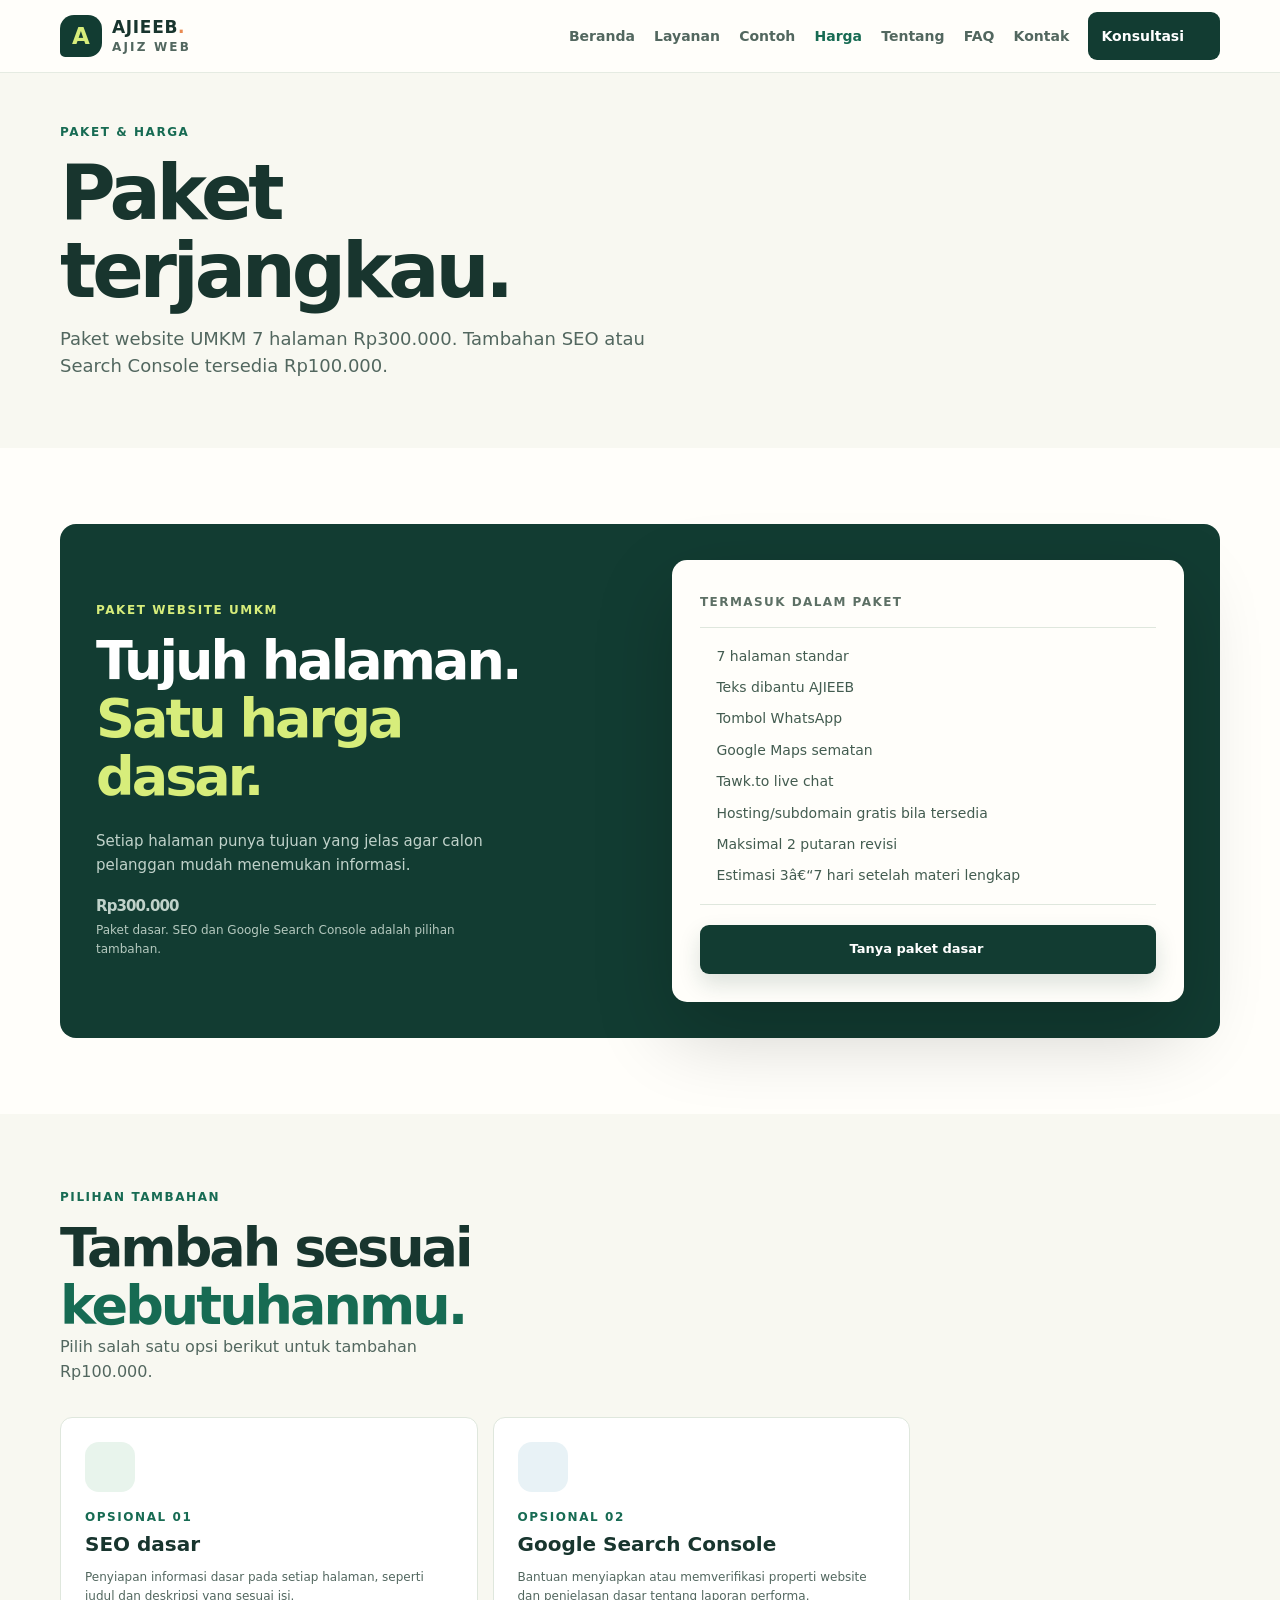
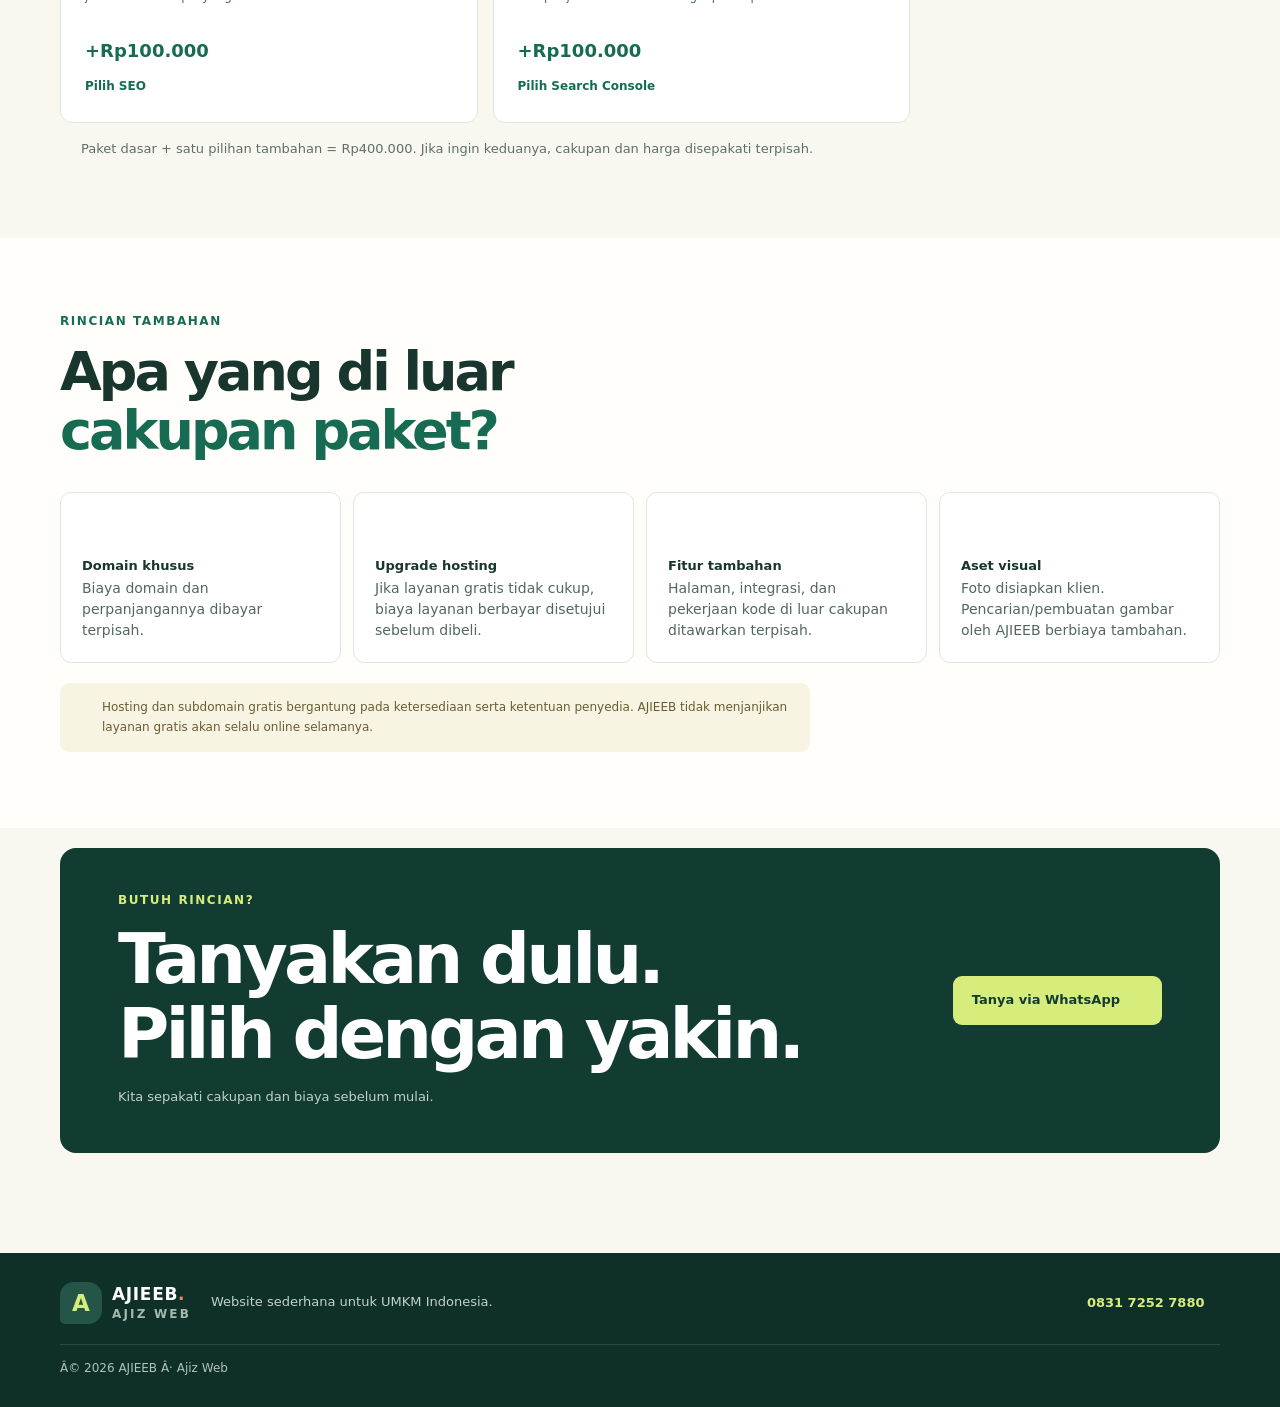
<file: harga.html>
﻿<!doctype html>
<html lang="id" class="icons-pending">
<head>
  <meta charset="utf-8"><meta name="viewport" content="width=device-width, initial-scale=1"><meta name="theme-color" content="#123c32"><meta name="description" content="Paket website UMKM AJIEEB Rp300.000 untuk 7 halaman. Pilih tambahan SEO dasar atau bantuan Google Search Console Rp100.000.">
  <title>Harga Pembuatan Website UMKM: Paket Rp300.000 | AJIEEB</title>
  <link rel="preconnect" href="https://cdnjs.cloudflare.com" crossorigin>
  <style>:root{color-scheme:light;--ink:#18352e;--ink-soft:#52675f;--green:#176b53;--green-dark:#123c32;--green-light:#e9f4ed;--lime:#d7ed7b;--cream:#f8f8f1;--paper:#fffefa;--line:#dfe7dd;--orange:#e98a51;--font-body:system-ui,-apple-system,"Segoe UI",sans-serif;--font-display:system-ui,-apple-system,"Segoe UI",sans-serif;--container:1160px}*{box-sizing:border-box}body{margin:0;background:var(--paper);color:var(--ink);font:16px/1.6 var(--font-body);-webkit-font-smoothing:antialiased}img{display:block;width:100%;height:auto}a{color:inherit;text-decoration:none}button{font:inherit}.container{width:min(var(--container),calc(100% - 48px));margin-inline:auto}.skip-link{position:fixed;z-index:1000;top:8px;left:8px;padding:10px 14px;transform:translateY(-150%);border-radius:8px;background:#fff;color:var(--ink)}.skip-link:focus{transform:translateY(0)}.site-header{position:sticky;z-index:50;top:0;border-bottom:1px solid rgba(223,231,221,.8);background:rgba(255,254,250,.92);backdrop-filter:blur(16px)}.header-inner{min-height:72px;display:flex;align-items:center;justify-content:space-between;gap:20px}.brand{display:inline-flex;align-items:center;gap:10px;flex:0 0 auto}.brand-mark{width:42px;height:42px;display:grid;place-items:center;border-radius:14px 14px 14px 5px;background:var(--green-dark);color:var(--lime);font:800 23px var(--font-display)}.brand-name{position:relative;font:800 17px/1 var(--font-display);letter-spacing:.04em}.brand-dot{color:var(--orange)}.brand-name small{display:block;margin-top:5px;color:var(--ink-soft);font:600 12px/1 var(--font-body);letter-spacing:.18em;text-transform:uppercase}.primary-nav{display:flex;align-items:center;gap:clamp(10px,1.5vw,20px)}.primary-nav>a:not(.nav-cta){color:#52675f;font-size:14px;font-weight:700}.nav-cta{display:inline-flex;align-items:center;gap:8px;padding:10px 13px;border-radius:9px;background:var(--green-dark);color:#fff;font-size:14px;font-weight:700}.menu-toggle{display:none;width:44px;height:44px;border:1px solid var(--line);border-radius:10px;background:#fff;color:var(--ink)}.button{min-height:49px;display:inline-flex;align-items:center;justify-content:center;gap:12px;padding:0 18px;border:1px solid transparent;border-radius:9px;font-size:13px;font-weight:800}.button-primary{background:var(--green-dark);color:#fff}.button-quiet{color:var(--ink)}.eyebrow{margin:0 0 14px;color:var(--green);font-size:12px;font-weight:800;letter-spacing:.13em;line-height:1.25}.hero{position:relative;padding:38px 0 20px;background:var(--cream)}.hero-grid{min-height:435px;display:grid;grid-template-columns:1fr .87fr;align-items:center;gap:clamp(34px,6vw,86px)}.hero-copy{padding:10px 0 42px}h1,h2{margin:0;font-family:var(--font-display);letter-spacing:-.055em}h1{max-width:670px;font-size:clamp(50px,6.5vw,82px);font-weight:800;line-height:1.02}h1 span,h2 span{color:var(--green)}.hero-description{max-width:440px;margin:18px 0 0;color:var(--ink-soft);font-size:18px;line-height:1.55}.hero-actions{display:flex;align-items:center;flex-wrap:wrap;gap:7px;margin-top:28px}.hero-points{display:flex;flex-wrap:wrap;gap:18px;margin:22px 0 0;padding:0;list-style:none;color:var(--ink-soft);font-size:14px;font-weight:700}.micro-note{margin:5px 0 0 2px;color:var(--ink-soft);font-size:12px}.hero-visual{position:relative;min-height:440px;display:flex;align-items:center;justify-content:center}.hero-photo-wrap{position:relative;width:min(100%,380px);height:365px;overflow:hidden;border-radius:190px 190px 18px 18px;background:#d9e5db}.hero-photo{width:100%;height:100%;object-fit:cover}.photo-caption{position:absolute;z-index:1;right:20px;bottom:22px;left:20px;display:flex;align-items:center;gap:12px;color:#fff;font-size:14px;line-height:1.4}.photo-caption strong{font-size:16px}.floating-note{position:absolute;right:-26px;bottom:38px;display:flex;align-items:center;gap:11px;padding:13px 17px 13px 13px;border:1px solid rgba(223,231,221,.9);border-radius:13px;background:#fff;box-shadow:0 24px 70px rgba(18,60,50,.1)}.floating-note strong,.floating-note small{display:block}.floating-note strong{font-size:12px}.floating-note small{margin-top:3px;color:var(--ink-soft);font-size:12px}.page-hero{padding:52px 0 48px;background:var(--cream)}.page-hero-inner{max-width:var(--container)}.page-hero h1{font-size:clamp(43px,6.5vw,76px)}.page-lead{max-width:620px;margin:16px 0 21px;color:var(--ink-soft);font-size:18px;line-height:1.5}.button-primary{background:var(--green-dark);color:#fff}@media(max-width:720px){.container{width:min(var(--container),calc(100% - 34px))}.header-inner{min-height:68px}.menu-toggle{display:grid;place-items:center;cursor:pointer}.primary-nav{position:absolute;top:67px;right:17px;left:17px;display:none;align-items:stretch;gap:0;padding:8px;border:1px solid var(--line);border-radius:12px;background:var(--paper);box-shadow:0 24px 70px rgba(18,60,50,.1)}.primary-nav.is-open{display:flex;flex-direction:column}.primary-nav>a:not(.nav-cta){padding:12px;border-bottom:1px solid #edf0e8}.nav-cta{justify-content:center;margin-top:8px}.hero{padding-top:34px}.hero-grid{grid-template-columns:1fr;gap:23px}.hero-copy{padding-bottom:0}h1{font-size:clamp(46px,12vw,68px)}.page-hero{padding:40px 0 36px}.page-hero h1{font-size:clamp(40px,10vw,60px)}.hero-description{max-width:430px;font-size:17px}.hero-visual{min-height:330px}.hero-photo-wrap{width:min(82%,350px);height:315px}.floating-note{right:0;bottom:22px}.hero-points{gap:12px}}@media(max-width:390px){.hero-actions{align-items:stretch;flex-direction:column}.button-quiet{justify-content:flex-start}.hero-points{gap:9px;flex-direction:column}}html.icons-pending .fa-solid,html.icons-pending .fa-regular,html.icons-pending .fa-brands{visibility:hidden}html.icons-ready .fa-solid,html.icons-ready .fa-regular,html.icons-ready .fa-brands{visibility:visible}</style>
  <link rel="preload" href="css/styles.css" as="style" onload="this.onload=null;this.rel='stylesheet'">
  <noscript><link rel="stylesheet" href="css/styles.css"><link rel="stylesheet" href="css/icon-fonts.css"><style>html.icons-pending .fa-solid,html.icons-pending .fa-regular,html.icons-pending .fa-brands{visibility:visible}</style></noscript><script src="js/main.js" defer></script>
  <link rel="canonical" href="https://ajieeb.gt.tc/harga.html">
  <meta property="og:locale" content="id_ID">
  <meta property="og:type" content="website">
  <meta property="og:site_name" content="AJIEEB — Ajiz Web">
  <meta property="og:title" content="Harga Pembuatan Website UMKM: Paket Rp300.000 | AJIEEB">
  <meta property="og:description" content="Paket website UMKM AJIEEB Rp300.000 untuk 7 halaman. Pilih tambahan SEO dasar atau bantuan Google Search Console Rp100.000.">
  <meta property="og:url" content="https://ajieeb.gt.tc/harga.html">
</head>
<body><a class="skip-link" href="#main-content">Lewati ke konten</a>
  <header class="site-header"><div class="container header-inner"><a class="brand" href="index.html" aria-label="AJIEEB, Beranda"><span class="brand-mark" aria-hidden="true">A</span><span class="brand-name">AJIEEB<span class="brand-dot">.</span><small>Ajiz Web</small></span></a><button class="menu-toggle" type="button" aria-expanded="false" aria-controls="primary-nav" aria-label="Buka menu"><i class="fa-solid fa-bars" aria-hidden="true"></i></button><nav class="primary-nav" id="primary-nav" aria-label="Navigasi utama"><a href="index.html">Beranda</a><a href="layanan.html">Layanan</a><a href="contoh.html">Contoh</a><a href="harga.html" aria-current="page">Harga</a><a href="tentang.html">Tentang</a><a href="faq.html">FAQ</a><a href="kontak.html">Kontak</a><a class="nav-cta" href="https://wa.me/6283172527880?text=Halo%20AJIEEB%2C%20saya%20ingin%20konsultasi%20website%20untuk%20usaha%20saya." target="_blank" rel="noopener noreferrer">Konsultasi <i class="fa-brands fa-whatsapp" aria-hidden="true"></i></a></nav></div></header>
  <main id="main-content">
    <section class="page-hero"><div class="container page-hero-inner"><p class="eyebrow">PAKET & HARGA</p><h1>Paket terjangkau.</h1><p class="page-lead">Paket website UMKM 7 halaman Rp300.000. Tambahan SEO atau Search Console tersedia Rp100.000.</p></div></section>
    <section class="section"><div class="container pricing-grid pricing-page-grid"><div class="pricing-copy pricing-copy-light reveal"><p class="eyebrow">PAKET WEBSITE UMKM</p><h2>Tujuh halaman.<br><span>Satu harga dasar.</span></h2><p>Setiap halaman punya tujuan yang jelas agar calon pelanggan mudah menemukan informasi.</p><p class="price-page-value">Rp300.000</p><p class="small-muted">Paket dasar. SEO dan Google Search Console adalah pilihan tambahan.</p></div><article class="price-card reveal" data-reveal-delay="100"><span class="price-label">TERMASUK DALAM PAKET</span><ul class="included-list included-list-spaced"><li><i class="fa-solid fa-check" aria-hidden="true"></i> 7 halaman standar</li><li><i class="fa-solid fa-check" aria-hidden="true"></i> Teks dibantu AJIEEB</li><li><i class="fa-solid fa-check" aria-hidden="true"></i> Tombol WhatsApp</li><li><i class="fa-solid fa-check" aria-hidden="true"></i> Google Maps sematan</li><li><i class="fa-solid fa-check" aria-hidden="true"></i> Tawk.to live chat</li><li><i class="fa-solid fa-check" aria-hidden="true"></i> Hosting/subdomain gratis bila tersedia</li><li><i class="fa-solid fa-check" aria-hidden="true"></i> Maksimal 2 putaran revisi</li><li><i class="fa-solid fa-check" aria-hidden="true"></i> Estimasi 3â€“7 hari setelah materi lengkap</li></ul><a class="button button-primary button-full" href="https://wa.me/6283172527880?text=Halo%20AJIEEB%2C%20saya%20ingin%20memesan%20paket%20website%20UMKM%20Rp300.000." target="_blank" rel="noopener noreferrer">Tanya paket dasar <i class="fa-brands fa-whatsapp" aria-hidden="true"></i></a></article></div></section>
    <section class="section section-work"><div class="container"><div class="section-heading reveal"><p class="eyebrow">PILIHAN TAMBAHAN</p><h2>Tambah sesuai<br><span>kebutuhanmu.</span></h2><p class="section-intro">Pilih salah satu opsi berikut untuk tambahan Rp100.000.</p></div><div class="addon-grid"><article class="addon-card reveal"><span class="service-icon icon-mint"><i class="fa-solid fa-magnifying-glass-chart" aria-hidden="true"></i></span><p class="eyebrow">OPSIONAL 01</p><h3>SEO dasar</h3><p>Penyiapan informasi dasar pada setiap halaman, seperti judul dan deskripsi yang sesuai isi.</p><strong>+Rp100.000</strong><a href="https://wa.me/6283172527880?text=Halo%20AJIEEB%2C%20saya%20memilih%20tambahan%20SEO%20dasar." target="_blank" rel="noopener noreferrer">Pilih SEO <i class="fa-solid fa-arrow-right" aria-hidden="true"></i></a></article><article class="addon-card reveal" data-reveal-delay="100"><span class="service-icon icon-blue"><i class="fa-brands fa-google" aria-hidden="true"></i></span><p class="eyebrow">OPSIONAL 02</p><h3>Google Search Console</h3><p>Bantuan menyiapkan atau memverifikasi properti website dan penjelasan dasar tentang laporan performa.</p><strong>+Rp100.000</strong><a href="https://wa.me/6283172527880?text=Halo%20AJIEEB%2C%20saya%20memilih%20bantuan%20Google%20Search%20Console." target="_blank" rel="noopener noreferrer">Pilih Search Console <i class="fa-solid fa-arrow-right" aria-hidden="true"></i></a></article></div><p class="section-footnote"><i class="fa-solid fa-circle-info" aria-hidden="true"></i> Paket dasar + satu pilihan tambahan = Rp400.000. Jika ingin keduanya, cakupan dan harga disepakati terpisah.</p></div></section>
    <section class="section"><div class="container"><div class="section-heading reveal"><p class="eyebrow">RINCIAN TAMBAHAN</p><h2>Apa yang di luar<br><span>cakupan paket?</span></h2></div><div class="extra-grid"><article><i class="fa-solid fa-globe" aria-hidden="true"></i><h3>Domain khusus</h3><p>Biaya domain dan perpanjangannya dibayar terpisah.</p></article><article><i class="fa-solid fa-server" aria-hidden="true"></i><h3>Upgrade hosting</h3><p>Jika layanan gratis tidak cukup, biaya layanan berbayar disetujui sebelum dibeli.</p></article><article><i class="fa-solid fa-code" aria-hidden="true"></i><h3>Fitur tambahan</h3><p>Halaman, integrasi, dan pekerjaan kode di luar cakupan ditawarkan terpisah.</p></article><article><i class="fa-regular fa-image" aria-hidden="true"></i><h3>Aset visual</h3><p>Foto disiapkan klien. Pencarian/pembuatan gambar oleh AJIEEB berbiaya tambahan.</p></article></div><div class="pricing-caveat"><i class="fa-solid fa-circle-exclamation" aria-hidden="true"></i><p>Hosting dan subdomain gratis bergantung pada ketersediaan serta ketentuan penyedia. AJIEEB tidak menjanjikan layanan gratis akan selalu online selamanya.</p></div></div></section>
    <section class="contact-section"><div class="container contact-card"><div><p class="eyebrow eyebrow-light">BUTUH RINCIAN?</p><h2>Tanyakan dulu.<br>Pilih dengan yakin.</h2><p>Kita sepakati cakupan dan biaya sebelum mulai.</p></div><a class="button button-light" href="https://wa.me/6283172527880?text=Halo%20AJIEEB%2C%20saya%20ingin%20bertanya%20tentang%20paket%20dan%20harga." target="_blank" rel="noopener noreferrer">Tanya via WhatsApp <i class="fa-brands fa-whatsapp" aria-hidden="true"></i></a></div></section>
  </main>
  <footer class="site-footer"><div class="container footer-inner"><a class="brand brand-footer" href="index.html"><span class="brand-mark" aria-hidden="true">A</span><span class="brand-name">AJIEEB<span class="brand-dot">.</span><small>Ajiz Web</small></span></a><p>Website sederhana untuk UMKM Indonesia.</p><a class="footer-contact" href="https://wa.me/6283172527880" target="_blank" rel="noopener noreferrer">0831 7252 7880 <i class="fa-brands fa-whatsapp" aria-hidden="true"></i></a><small class="copyright">Â© <span id="current-year">2026</span> AJIEEB Â· Ajiz Web</small></div></footer>
</body></html>
</file>
<file: css/styles.css>
﻿:root {
  color-scheme: light;
  --ink: #18352e;
  --ink-soft: #52675f;
  --green: #176b53;
  --green-dark: #123c32;
  --green-light: #e9f4ed;
  --lime: #d7ed7b;
  --cream: #f8f8f1;
  --paper: #fffefa;
  --line: #dfe7dd;
  --orange: #e98a51;
  --shadow: 0 24px 70px rgba(18, 60, 50, .1);
  --font-body: system-ui, -apple-system, "Segoe UI", sans-serif;
  --font-display: system-ui, -apple-system, "Segoe UI", sans-serif;
  --container: 1160px;
}

* { box-sizing: border-box; }
html { scroll-behavior: smooth; scroll-padding-top: 92px; }
body { margin: 0; background: var(--paper); color: var(--ink); font-family: var(--font-body); font-size: 16px; line-height: 1.6; -webkit-font-smoothing: antialiased; }
img { display: block; width: 100%; height: auto; }
a { color: inherit; text-decoration: none; }
button { font: inherit; }
.container { width: min(var(--container), calc(100% - 48px)); margin-inline: auto; }
.section { padding: 76px 0; }
.section-shell { overflow: hidden; }
.skip-link { position: fixed; z-index: 1000; top: 8px; left: 8px; padding: 10px 14px; transform: translateY(-150%); border-radius: 8px; background: #fff; color: var(--ink); }
.skip-link:focus { transform: translateY(0); }

/* Font Awesome subset: load only icons used by the site, with the CDN font files. */
.fa-solid, .fas { font-family: "AJIEEB FA Solid"; font-style: normal; font-weight: 900; }
.fa-regular, .far { font-family: "AJIEEB FA Regular"; font-style: normal; font-weight: 400; }
.fa-brands, .fab { font-family: "AJIEEB FA Brands"; font-style: normal; font-weight: 400; }
html.icons-pending .fa-solid, html.icons-pending .fa-regular, html.icons-pending .fa-brands { visibility: hidden; }
html.icons-ready .fa-solid, html.icons-ready .fa-regular, html.icons-ready .fa-brands { visibility: visible; }
.fa-arrow-right::before { content: "\f061"; }
.fa-arrow-up-right-from-square::before { content: "\f08e"; }
.fa-bars::before { content: "\f0c9"; }
.fa-basket-shopping::before { content: "\f291"; }
.fa-bullseye::before { content: "\f140"; }
.fa-check::before { content: "\f00c"; }
.fa-circle-check::before { content: "\f058"; }
.fa-circle-exclamation::before { content: "\f06a"; }
.fa-circle-info::before { content: "\f05a"; }
.fa-clock::before { content: "\f017"; }
.fa-code::before { content: "\f121"; }
.fa-comment-dots::before { content: "\f4ad"; }
.fa-earth-asia::before { content: "\f57e"; }
.fa-file-lines::before { content: "\f15c"; }
.fa-globe::before { content: "\f0ac"; }
.fa-heart::before { content: "\f004"; }
.fa-house::before { content: "\f015"; }
.fa-lightbulb::before { content: "\f0eb"; }
.fa-list-check::before { content: "\f0ae"; }
.fa-location-dot::before { content: "\f3c5"; }
.fa-magnifying-glass-chart::before { content: "\e522"; }
.fa-map-location-dot::before { content: "\f5a0"; }
.fa-mobile-screen-button::before { content: "\f3cd"; }
.fa-server::before { content: "\f233"; }
.fa-store::before { content: "\f54e"; }
.fa-tag::before { content: "\f02b"; }
.fa-tags::before { content: "\f02c"; }
.fa-wand-magic-sparkles::before { content: "\e2ca"; }
.fa-xmark::before { content: "\f00d"; }
.fa-circle-question::before { content: "\f059"; }
.fa-comments::before { content: "\f086"; }
.fa-image::before { content: "\f03e"; }
.fa-images::before { content: "\f302"; }
.fa-google::before { content: "\f1a0"; }
.fa-whatsapp::before { content: "\f232"; }

/* Header and shared controls */
.site-header { position: sticky; z-index: 50; top: 0; border-bottom: 1px solid rgba(223, 231, 221, .8); background: rgba(255, 254, 250, .92); backdrop-filter: blur(16px); }
.header-inner { min-height: 72px; display: flex; align-items: center; justify-content: space-between; gap: 20px; }
.brand { display: inline-flex; align-items: center; gap: 10px; flex: 0 0 auto; }
.brand-mark { width: 42px; height: 42px; display: grid; place-items: center; border-radius: 14px 14px 14px 5px; background: var(--green-dark); color: var(--lime); font: 800 23px var(--font-display); }
.brand-name { position: relative; font: 800 17px/1 var(--font-display); letter-spacing: .04em; }
.brand-dot { color: var(--orange); }
.brand-name small { display: block; margin-top: 5px; color: var(--ink-soft); font: 600 12px/1 var(--font-body); letter-spacing: .18em; text-transform: uppercase; }
.primary-nav { display: flex; align-items: center; gap: clamp(10px, 1.5vw, 20px); }
.primary-nav > a:not(.nav-cta) { color: #52675f; font-size: 14px; font-weight: 700; transition: color .2s ease; }
.primary-nav > a:not(.nav-cta):hover { color: var(--green); }
.nav-cta { display: inline-flex; align-items: center; gap: 8px; padding: 10px 13px; border-radius: 9px; background: var(--green-dark); color: #fff; font-size: 14px; font-weight: 700; transition: background .2s ease, transform .2s ease; }
.nav-cta:hover { transform: translateY(-2px); background: var(--green); }
.nav-cta i { color: var(--lime); font-size: 17px; }
.menu-toggle { display: none; width: 44px; height: 44px; border: 1px solid var(--line); border-radius: 10px; background: #fff; color: var(--ink); }
.button { min-height: 49px; display: inline-flex; align-items: center; justify-content: center; gap: 12px; padding: 0 18px; border: 1px solid transparent; border-radius: 9px; font-size: 13px; font-weight: 800; transition: transform .2s ease, background .2s ease, box-shadow .2s ease; }
.button:hover { transform: translateY(-2px); }
.button-primary { background: var(--green-dark); color: #fff; box-shadow: 0 10px 22px rgba(18, 60, 50, .15); }
.button-primary:hover { background: var(--green); }
.button-quiet { color: var(--ink); }
.button-quiet:hover { background: var(--green-light); }
.button-outline { border-color: var(--line); background: #fff; color: var(--ink); }
.button-outline:hover { border-color: var(--green); }
.button-light { background: var(--lime); color: var(--green-dark); }
.button-light:hover { box-shadow: 0 12px 30px rgba(0, 0, 0, .14); }
.eyebrow { margin: 0 0 14px; color: var(--green); font-size: 12px; font-weight: 800; letter-spacing: .13em; line-height: 1.25; }
.eyebrow-line { width: 27px; height: 1px; display: inline-block; margin: 0 9px 3px 0; background: var(--orange); }

/* Hero */
.hero { position: relative; padding: 38px 0 20px; background: var(--cream); }
.hero-grid { min-height: 435px; display: grid; grid-template-columns: 1fr .87fr; align-items: center; gap: clamp(34px, 6vw, 86px); }
.hero-copy { padding: 10px 0 42px; }
h1, h2, h3, p { overflow-wrap: anywhere; }
h1, h2 { margin: 0; font-family: var(--font-display); letter-spacing: -.055em; }
h1 { max-width: 670px; font-size: clamp(50px, 6.5vw, 82px); font-weight: 800; line-height: 1.02; }
h1 span, h2 span { color: var(--green); }
.hero-description { max-width: 440px; margin: 18px 0 0; color: var(--ink-soft); font-size: 18px; line-height: 1.55; }
.hero-actions { display: flex; align-items: center; flex-wrap: wrap; gap: 7px; margin-top: 28px; }
.hero-points { display: flex; flex-wrap: wrap; gap: 18px; margin: 22px 0 0; padding: 0; list-style: none; color: var(--ink-soft); font-size: 14px; font-weight: 700; }
.hero-points i { margin-right: 6px; color: var(--green); }
.micro-note { margin: 5px 0 0 2px; color: var(--ink-soft); font-size: 12px; }
.hero-visual { position: relative; min-height: 440px; display: flex; align-items: center; justify-content: center; }
.hero-photo-wrap { position: relative; width: min(100%, 380px); height: 365px; overflow: hidden; border-radius: 190px 190px 18px 18px; background: #d9e5db; }
.hero-photo { width: 100%; height: 100%; object-fit: cover; }
.hero-photo-wrap::after { position: absolute; inset: 45% 0 0; content: ""; background: linear-gradient(transparent, rgba(18, 60, 50, .68)); }
.photo-caption { position: absolute; z-index: 1; right: 20px; bottom: 22px; left: 20px; display: flex; align-items: center; gap: 12px; color: #fff; font-size: 14px; line-height: 1.4; }
.photo-caption strong { font-size: 16px; }
.caption-icon, .floating-icon { width: 43px; height: 43px; display: grid; place-items: center; flex: 0 0 auto; border-radius: 13px; background: var(--lime); color: var(--green-dark); font-size: 18px; }
.floating-note { position: absolute; right: -26px; bottom: 38px; display: flex; align-items: center; gap: 11px; padding: 13px 17px 13px 13px; border: 1px solid rgba(223, 231, 221, .9); border-radius: 13px; background: #fff; box-shadow: var(--shadow); }
.floating-note strong, .floating-note small { display: block; }
.floating-note { animation: note-float 5s ease-in-out infinite; }
@keyframes note-float { 50% { transform: translateY(-5px); } }
.floating-note strong { font-size: 12px; }
.floating-note small { margin-top: 3px; color: var(--ink-soft); font-size: 12px; }
.floating-icon { width: 38px; height: 38px; background: var(--green-light); color: var(--green); }
.hero-spark { position: absolute; color: var(--orange); }
.hero-spark-one { top: 22px; right: 12px; font-size: 32px; }
.hero-spark-two { bottom: 29px; left: 13px; color: var(--green); font-size: 21px; }
.hero-spark-one { animation: spark-drift 6s ease-in-out infinite; }
.hero-spark-two { animation: spark-drift 7s ease-in-out -2s infinite reverse; }
@keyframes spark-drift { 50% { transform: translateY(-5px) rotate(12deg); } }
.hero-bottom { display: flex; align-items: center; gap: 15px; padding-top: 20px; color: #607268; font-size: 12px; font-weight: 800; letter-spacing: .12em; }
.hero-bottom-line { height: 1px; flex: 1; background: var(--line); }

/* Services */
.section-heading { margin-bottom: 32px; }
.section-heading-row { display: flex; align-items: end; justify-content: space-between; gap: 32px; }
h2 { font-size: clamp(36px, 4.5vw, 54px); font-weight: 800; line-height: 1.08; }
.section-intro { max-width: 360px; margin: 0 0 5px; color: var(--ink-soft); font-size: 16px; line-height: 1.55; }
.service-grid { display: grid; grid-template-columns: repeat(3, 1fr); gap: 14px; }
.service-card { min-height: 166px; padding: 20px; border: 1px solid var(--line); border-radius: 12px; background: #fff; transition: transform .25s ease, box-shadow .25s ease, border-color .25s ease; }
.service-card:hover { transform: translateY(-4px); border-color: #b7d2c1; box-shadow: 0 15px 38px rgba(18, 60, 50, .08); }
.service-icon { width: 50px; height: 50px; display: grid; place-items: center; border-radius: 14px; font-size: 21px; }
.icon-mint { background: #e8f4ec; color: #277b57; }.icon-peach { background: #fff0e5; color: #c86735; }.icon-lilac { background: #f0eaff; color: #7955aa; }.icon-yellow { background: #faf4d9; color: #90761b; }.icon-blue { background: #e8f2f6; color: #477e8f; }.icon-rose { background: #fbe9e8; color: #ba5d58; }
.service-card h3 { margin: 13px 0 4px; font: 800 17px var(--font-display); letter-spacing: -.02em; }
.service-card p { margin: 0; color: var(--ink-soft); font-size: 14px; line-height: 1.45; }
.section-footnote { display: flex; align-items: flex-start; gap: 8px; margin: 16px 0 0; color: #5e7066; font-size: 13px; }
.section-footnote i { margin-top: 3px; color: var(--green); }
.service-photo-banner { position: relative; height: 285px; margin: 28px 0 0; overflow: hidden; border-radius: 14px; background: var(--green-dark); }
.service-photo-banner::after { position: absolute; inset: 0; content: ""; background: linear-gradient(90deg, rgba(10,43,34,.72), rgba(10,43,34,.05) 75%); }
.service-photo-banner > img { width: 100%; height: 100%; object-fit: cover; }
.service-photo-banner figcaption { position: absolute; z-index: 1; inset: 0 auto 0 28px; display: flex; align-items: center; gap: 16px; color: #fff; font-size: 17px; }
.service-photo-banner figcaption small, .service-photo-banner figcaption strong { display: block; }
.service-photo-banner figcaption small { margin-bottom: 8px; color: var(--lime); font-size: 12px; font-weight: 900; letter-spacing: .14em; }
.service-photo-banner figcaption strong { font: 800 26px/1.2 var(--font-display); }
.service-banner-icon { width: 56px; height: 56px; display: grid; place-items: center; border-radius: 15px; background: var(--lime); color: var(--green-dark); font-size: 23px; }

/* Portfolio */
.section-work { background: var(--cream); }
.portfolio-grid { display: grid; grid-template-columns: repeat(3, 1fr); gap: 18px; }
.portfolio-card { overflow: hidden; border: 1px solid var(--line); border-radius: 13px; background: #fff; }
.portfolio-card-large { grid-column: span 1; }
.portfolio-image { position: relative; height: 245px; display: block; overflow: hidden; background: #e1e9dd; }
.portfolio-card-large .portfolio-image { height: 270px; }
.portfolio-image::after { position: absolute; inset: 45% 0 0; content: ""; background: linear-gradient(transparent, rgba(12, 37, 30, .28)); pointer-events: none; }
.portfolio-image img { width: 100%; height: 100%; object-fit: cover; transition: transform .6s cubic-bezier(.2,.7,.2,1); }
.portfolio-card:hover .portfolio-image img { transform: scale(1.045); }
.demo-badge { position: absolute; z-index: 1; top: 13px; left: 13px; padding: 6px 9px; border-radius: 5px; background: var(--lime); color: var(--green-dark); font-size: 12px; font-weight: 900; letter-spacing: .12em; }
.image-link { position: absolute; z-index: 1; right: 13px; bottom: 13px; width: 36px; height: 36px; display: grid; place-items: center; border-radius: 50%; background: #fff; color: var(--green-dark); font-size: 13px; }
.portfolio-info { display: flex; align-items: center; justify-content: space-between; gap: 10px; padding: 16px 17px; }
.portfolio-info h3 { margin: 0; font: 800 17px var(--font-display); }
.portfolio-info p { margin: 2px 0 0; color: #617268; font-size: 13px; }
.portfolio-info > a { display: inline-flex; align-items: center; gap: 7px; color: var(--green); font-size: 13px; font-weight: 800; white-space: nowrap; }
.portfolio-info > a:hover { text-decoration: underline; }
.work-more { display: flex; justify-content: center; margin-top: 34px; }
.image-disclaimer { margin: 13px 0 0; color: var(--ink-soft); text-align: center; font-size: 12px; }

/* Pricing */
.section-pricing { background: var(--green-dark); color: #fff; }
.pricing-grid { display: grid; grid-template-columns: .9fr 1fr; align-items: center; gap: clamp(50px, 9vw, 130px); }
.pricing-copy .eyebrow { color: var(--lime); }
.pricing-copy h2 span { color: var(--lime); }
.pricing-copy > p:not(.eyebrow) { max-width: 390px; margin: 22px 0 0; color: #c0d2ca; font-size: 15px; }
.price-note { display: flex; align-items: flex-start; gap: 11px; max-width: 370px; margin-top: 33px; padding-top: 18px; border-top: 1px solid rgba(255,255,255,.18); color: #b4c7bd; font-size: 12px; }
.price-note i { margin-top: 3px; color: var(--lime); }
.price-card { padding: 28px; border-radius: 15px; background: #fffefa; color: var(--ink); box-shadow: 0 30px 80px rgba(0,0,0,.2); }
.price-card-top { display: flex; align-items: center; justify-content: space-between; }
.price-label, .add-on-title { color: #5d7065; font-size: 12px; font-weight: 900; letter-spacing: .12em; }
.price-star { width: 37px; height: 37px; display: grid; place-items: center; border-radius: 11px; background: var(--green-light); color: var(--green); }
.price { margin: 18px 0 0; font: 800 clamp(37px, 5vw, 52px)/1 var(--font-display); letter-spacing: -.06em; }
.price > span { margin-right: 5px; color: var(--ink-soft); font: 700 18px var(--font-body); letter-spacing: 0; }
.price-caption { margin: 8px 0 19px; color: #617268; font-size: 14px; }
.included-list { display: grid; gap: 9px; margin: 0; padding: 17px 0; border-top: 1px solid var(--line); border-bottom: 1px solid var(--line); list-style: none; }
.included-list li { color: #435c50; font-size: 14px; }
.included-list i { width: 18px; color: var(--green); }
.add-on-box { margin: 17px 0; padding: 14px 15px 10px; border-radius: 9px; background: #f3f5ec; }
.add-on-title { margin: 0 0 7px; font-size: 12px; }
.add-on-choice { min-height: 42px; display: flex; align-items: center; justify-content: space-between; gap: 8px; border-bottom: 1px solid #e3e8dc; color: var(--ink-soft); font-size: 13px; }
.add-on-choice:last-of-type { border-bottom: 0; }
.add-on-choice i { width: 19px; color: var(--green); }
.add-on-choice strong { color: var(--green-dark); font-size: 12px; }
.add-on-total { margin: 10px 0 0; color: #596c61; font-size: 12px; }
.add-on-total strong { color: var(--ink); }
.button-full { width: 100%; }
.price-fineprint { margin: 12px 0 0; color: #617268; text-align: center; font-size: 12px; line-height: 1.5; }

/* About, FAQ and contact */
.about-grid { display: grid; grid-template-columns: .9fr 1fr; align-items: center; gap: clamp(50px, 9vw, 120px); }
.about-image-wrap { position: relative; height: 440px; overflow: hidden; border-radius: 14px; background: #e8eee4; }
.about-image-wrap img { height: 100%; object-fit: cover; }
.about-image-tag { position: absolute; right: 16px; bottom: 16px; display: inline-flex; align-items: center; gap: 8px; padding: 10px 14px; border-radius: 8px; background: #fff; color: var(--green); font-size: 12px; font-weight: 800; box-shadow: var(--shadow); }
.about-copy > p:not(.eyebrow) { margin: 16px 0 0; color: var(--ink-soft); font-size: 16px; }
.about-placeholder { display: flex; align-items: center; gap: 9px; padding: 11px 13px; border: 1px dashed #b9c9bd; border-radius: 8px; color: var(--ink-soft) !important; font-size: 12px !important; }
.about-placeholder i { color: var(--green); }
.about-points { display: flex; flex-wrap: wrap; gap: 9px; margin-top: 20px; }
.about-points span { display: inline-flex; align-items: center; gap: 7px; padding: 9px 11px; border-radius: 8px; background: var(--green-light); color: var(--green-dark); font-size: 13px; font-weight: 700; }
.about-points i { color: var(--green); }
.process-list { display: grid; grid-template-columns: repeat(2, 1fr); gap: 9px; margin-top: 25px; }
.process-list > div { display: flex; align-items: center; gap: 10px; padding: 11px; border: 1px solid var(--line); border-radius: 8px; }
.process-list span { color: var(--green); font: 800 12px var(--font-display); }
.process-list strong { font-size: 12px; }
.section-faq { background: var(--cream); }
.faq-grid { display: grid; grid-template-columns: .65fr 1fr; gap: clamp(50px, 9vw, 120px); }
.faq-heading > a { display: inline-flex; align-items: center; gap: 10px; margin-top: 27px; color: var(--green); font-size: 12px; font-weight: 800; }
.faq-list details { border-bottom: 1px solid var(--line); }
.faq-list details:first-child { border-top: 1px solid var(--line); }
.faq-list summary { position: relative; padding: 17px 34px 17px 0; cursor: pointer; font: 700 15px var(--font-display); list-style: none; }
.faq-list summary::-webkit-details-marker { display: none; }
.faq-plus, .faq-plus::after { position: absolute; top: 50%; right: 3px; width: 13px; height: 1.5px; background: var(--green); content: ""; transition: transform .2s ease; }
.faq-plus::after { top: 0; right: 0; transform: rotate(90deg); }
.faq-list details[open] .faq-plus::after { transform: rotate(0); }
.faq-list details p { max-width: 600px; margin: -3px 0 16px; color: var(--ink-soft); font-size: 14px; line-height: 1.55; }
.contact-section { padding: 20px 0 100px; background: var(--cream); }
.contact-card { position: relative; min-height: 290px; display: flex; align-items: center; justify-content: space-between; gap: 40px; overflow: hidden; padding: 45px 58px; border-radius: 16px; background: var(--green-dark); color: #fff; }
.contact-card > div:not(.contact-decoration), .contact-card > a { position: relative; z-index: 1; }
.eyebrow-light { color: var(--lime); }
.contact-card h2 { font-size: clamp(44px, 6vw, 70px); }
.contact-card h2 span { color: var(--lime); }
.contact-card > div > p:last-child { margin: 14px 0 0; color: #c0d2ca; font-size: 13px; }
.contact-decoration { position: absolute; right: 20%; top: -130px; width: 360px; height: 360px; border: 1px solid rgba(255,255,255,.13); border-radius: 50%; }
.contact-decoration span { position: absolute; inset: 28px; border: 1px solid rgba(255,255,255,.1); border-radius: 50%; }
.contact-decoration span:nth-child(2) { inset: 65px; }
.contact-decoration span:nth-child(3) { inset: 105px; background: rgba(215,237,123,.06); }
.site-footer { padding: 29px 0; background: #0e3028; color: #fff; }
.footer-inner { display: grid; grid-template-columns: auto 1fr auto; align-items: center; gap: 20px; }
.brand-footer .brand-mark { background: #245546; }
.brand-footer .brand-name small { color: #a5b9ad; }
.footer-inner > p { margin: 0; color: #c3d2c9; font-size: 13px; }
.footer-inner > a:nth-of-type(2) { color: var(--lime); font-size: 13px; font-weight: 700; }
.copyright { grid-column: 1 / -1; padding-top: 14px; border-top: 1px solid rgba(255,255,255,.12); color: #b1c2b8; font-size: 12px; }

/* Separate content pages */
.primary-nav a[aria-current="page"]:not(.nav-cta) { color: var(--green); }
.page-hero { padding: 52px 0 48px; background: var(--cream); }
.page-hero-inner { max-width: var(--container); }
.page-hero h1 { font-size: clamp(43px, 6.5vw, 76px); }
.page-lead { max-width: 620px; margin: 16px 0 21px; color: var(--ink-soft); font-size: 18px; line-height: 1.5; }
.center-action { display: flex; justify-content: center; margin-top: 31px; }
.text-link { display: inline-flex; align-items: center; gap: 9px; margin-top: 20px; color: var(--green); font-size: 12px; font-weight: 800; }
.text-link:hover { text-decoration: underline; }
.split-content { display: grid; grid-template-columns: 1fr .8fr; align-items: center; gap: clamp(40px, 8vw, 100px); }
.split-copy > p:not(.eyebrow) { max-width: 520px; color: var(--ink-soft); font-size: 14px; }
.material-card, .map-note, .faq-side-card, .contact-start-card { padding: 28px; border: 1px solid var(--line); border-radius: 13px; background: #fff; box-shadow: 0 18px 48px rgba(18, 60, 50, .06); }
.material-icon, .contact-start-icon { width: 48px; height: 48px; display: grid; place-items: center; border-radius: 13px; background: var(--green-light); color: var(--green); font-size: 20px; }
.material-card h3, .map-note h3, .contact-start-card h3 { margin: 17px 0 0; font: 800 18px var(--font-display); }
.check-list { display: grid; gap: 12px; margin: 18px 0 0; padding: 0; list-style: none; color: var(--ink-soft); font-size: 12px; }
.check-list i { width: 20px; color: var(--green); }
.steps-grid { display: grid; grid-template-columns: repeat(4, 1fr); gap: 12px; }
.steps-grid article { min-height: 150px; padding: 18px; border: 1px solid var(--line); border-radius: 12px; background: #fff; }
.steps-grid article > span { width: 42px; height: 42px; display: grid; place-items: center; border-radius: 12px; background: var(--green-light); color: var(--green); font: 800 14px var(--font-display); }
.steps-grid h3 { margin: 13px 0 5px; font: 800 16px var(--font-display); }
.steps-grid p, .map-note p { margin: 0; color: var(--ink-soft); font-size: 14px; }
.map-note > i { color: var(--green); font-size: 22px; }
.demo-directory { margin-top: 58px; padding: 30px; border: 1px solid var(--line); border-radius: 13px; background: #fff; }
.demo-directory h2 { margin-bottom: 20px; font-size: 30px; }
.demo-link-grid { display: grid; grid-template-columns: repeat(4, 1fr); gap: 8px; }
.demo-link-grid a { display: flex; align-items: center; justify-content: space-between; gap: 8px; padding: 11px 12px; border-radius: 7px; background: #f3f5ec; color: var(--ink-soft); font-size: 13px; font-weight: 700; }
.demo-link-grid a:hover { background: var(--green-light); color: var(--green); }
.demo-link-grid i { color: var(--green); font-size: 12px; }
.pricing-page-grid { padding: 36px; border-radius: 16px; background: var(--green-dark); }
.pricing-copy-light { color: #fff; }
.pricing-copy-light .eyebrow { color: var(--lime); }
.pricing-copy-light h2 span { color: var(--lime); }
.pricing-copy-light > p:not(.eyebrow) { color: #c0d2ca; }
.price-page-value { margin: 28px 0 0; color: #fff; font: 800 clamp(42px, 6vw, 62px)/1 var(--font-display); letter-spacing: -.06em; }
.small-muted { margin-top: 7px !important; color: #b5c9bf !important; font-size: 12px !important; }
.included-list-spaced { margin: 13px 0 20px; }
.addon-grid { display: grid; grid-template-columns: repeat(2, 1fr); gap: 15px; max-width: 850px; }
.addon-card { padding: 24px; border: 1px solid var(--line); border-radius: 12px; background: #fff; }
.addon-card > .eyebrow { margin: 18px 0 7px; font-size: 12px; }
.addon-card h3 { margin: 0; font: 800 20px var(--font-display); }
.addon-card p:not(.eyebrow) { min-height: 60px; color: var(--ink-soft); font-size: 12px; }
.addon-card > strong { display: block; color: var(--green); font: 800 18px var(--font-display); }
.addon-card > a { display: inline-flex; gap: 8px; margin-top: 16px; color: var(--green); font-size: 12px; font-weight: 800; }
.extra-grid { display: grid; grid-template-columns: repeat(4, 1fr); gap: 12px; }
.extra-grid article { padding: 21px; border: 1px solid var(--line); border-radius: 11px; background: #fff; }
.extra-grid article > i { color: var(--green); font-size: 19px; }
.extra-grid h3 { margin: 14px 0 5px; font: 800 13px var(--font-display); }
.extra-grid p { margin: 0; color: var(--ink-soft); font-size: 14px; line-height: 1.5; }
.pricing-caveat { display: flex; align-items: flex-start; gap: 11px; max-width: 750px; margin-top: 20px; padding: 15px; border-radius: 9px; background: #f7f4e4; color: #695d32; }
.pricing-caveat i { margin-top: 4px; }
.pricing-caveat p { margin: 0; font-size: 12px; }
.faq-page-grid { display: grid; grid-template-columns: 1fr 290px; align-items: start; gap: 48px; }
.faq-list-page details { padding-inline: 3px; }
.faq-list-page summary { font-size: 14px; }
.faq-side-card { position: sticky; top: 105px; }
.faq-side-card > img { width: calc(100% + 56px); height: 160px; margin: -28px -28px 21px; border-radius: 13px 13px 0 0; object-fit: cover; }
.faq-side-card h2 { margin-top: 20px; font-size: 24px; }
.faq-side-card p { margin: 10px 0 20px; color: var(--ink-soft); font-size: 12px; }
.contact-page-grid { display: grid; grid-template-columns: 1fr .8fr; align-items: center; gap: clamp(45px, 9vw, 120px); }
.contact-details > p:not(.eyebrow) { max-width: 430px; color: var(--ink-soft); font-size: 14px; }
.contact-detail-link { display: flex; align-items: center; gap: 13px; max-width: 390px; margin-top: 24px; padding: 15px; border: 1px solid var(--line); border-radius: 11px; background: #fff; }
.contact-detail-link > span:nth-child(2) { flex: 1; }
.contact-detail-link small, .contact-detail-link strong { display: block; }
.contact-detail-link small { color: var(--ink-soft); font-size: 12px; font-weight: 900; letter-spacing: .13em; }
.contact-detail-link strong { margin-top: 3px; font-size: 14px; }
.contact-detail-link > i { color: var(--green); font-size: 12px; }
.contact-region { margin-top: 18px !important; font-size: 12px !important; }
.contact-region i { margin-right: 6px; color: var(--green); }
.map-section { padding-top: 20px; }
.map-section .section-heading { margin-bottom: 24px; }
.map-section .section-heading .page-lead { margin-bottom: 0; }
.map-embed { display: block; width: 100%; height: 450px; border: 0; border-radius: 14px; background: var(--green-light); }
.contact-start-card { padding: 30px; }
.contact-start-image { width: calc(100% + 60px); height: 165px; margin: -30px -30px 21px; border-radius: 13px 13px 0 0; object-fit: cover; }
.contact-start-card > p { color: var(--ink-soft); font-size: 13px; }
.contact-start-card > small { display: block; margin-top: 13px; color: var(--ink-soft); font-size: 12px; text-align: center; }
.faq-page-grid .faq-side-card .button { min-height: 44px; font-size: 12px; }

:focus-visible { outline: 3px solid #df9a58; outline-offset: 3px; }
/* Scroll reveal is progressive enhancement: content stays visible without JS. */
.js .reveal { opacity: 0; transform: translateY(18px); transition: opacity .65s ease, transform .65s cubic-bezier(.2,.7,.2,1); }
.js .reveal.is-visible { opacity: 1; transform: translateY(0); }
.js .reveal[data-reveal-delay="60"] { transition-delay: 60ms; }
.js .reveal[data-reveal-delay="120"] { transition-delay: 120ms; }
@media (max-width: 900px) {
  .hero-grid { grid-template-columns: 1fr .8fr; gap: 35px; }
  .hero-photo-wrap { height: 340px; }
  .hero-visual { min-height: 350px; }
  .floating-note { right: -10px; }
  .pricing-grid, .about-grid { gap: 45px; }
  .portfolio-image, .portfolio-card-large .portfolio-image { height: 230px; }
  .steps-grid, .extra-grid { grid-template-columns: repeat(2, 1fr); }
  .demo-link-grid { grid-template-columns: repeat(3, 1fr); }
  .faq-page-grid { grid-template-columns: 1fr 250px; gap: 28px; }
}
@media (max-width: 720px) {
  .map-embed { height: 360px; }
  html { scroll-padding-top: 78px; }
  .container { width: min(var(--container), calc(100% - 34px)); }
  .section { padding: 58px 0; }
  .header-inner { min-height: 68px; }
  .menu-toggle { display: grid; place-items: center; cursor: pointer; }
  .primary-nav { position: absolute; top: 67px; right: 17px; left: 17px; display: none; align-items: stretch; gap: 0; padding: 8px; border: 1px solid var(--line); border-radius: 12px; background: var(--paper); box-shadow: var(--shadow); }
  .primary-nav.is-open { display: flex; flex-direction: column; }
  .primary-nav > a:not(.nav-cta) { padding: 12px; border-bottom: 1px solid #edf0e8; }
  .nav-cta { justify-content: center; margin-top: 8px; }
  .hero { padding-top: 34px; }
  .hero-grid { grid-template-columns: 1fr; gap: 23px; }
  .hero-copy { padding-bottom: 0; }
  h1 { font-size: clamp(46px, 12vw, 68px); }
  .page-hero h1 { font-size: clamp(40px, 10vw, 60px); }
  .hero-description { max-width: 430px; font-size: 17px; }
  .hero-visual { min-height: 330px; }
  .hero-photo-wrap { width: min(82%, 350px); height: 315px; }
  .floating-note { right: 0; bottom: 22px; }
  .hero-bottom { gap: 9px; padding-top: 18px; font-size: 12px; letter-spacing: .08em; }
  .section-heading-row { display: block; }
  .section-intro { margin-top: 18px; }
  .section-heading { margin-bottom: 32px; }
  .service-grid { grid-template-columns: repeat(2, 1fr); gap: 10px; }
  .service-card { min-height: 160px; padding: 16px 14px; }
  .portfolio-grid { grid-template-columns: repeat(2, 1fr); gap: 10px; }
  .portfolio-card-large { grid-column: span 1; }
  .portfolio-image, .portfolio-card-large .portfolio-image { height: 190px; }
  .portfolio-info { align-items: flex-start; flex-direction: column; padding: 12px; }
  .portfolio-info > a { font-size: 12px; }
  .service-photo-banner { height: 220px; }
  .service-photo-banner figcaption { left: 18px; gap: 11px; }
  .service-photo-banner figcaption strong { font-size: 20px; }
  .service-banner-icon { width: 45px; height: 45px; font-size: 19px; }
  .pricing-grid, .about-grid, .faq-grid { grid-template-columns: 1fr; gap: 35px; }
  .split-content, .contact-page-grid { grid-template-columns: 1fr; gap: 30px; }
  .pricing-page-grid { padding: 23px 16px; }
  .addon-grid { grid-template-columns: 1fr; }
  .addon-card p:not(.eyebrow) { min-height: 0; }
  .steps-grid, .extra-grid { grid-template-columns: repeat(2, 1fr); }
  .demo-link-grid { grid-template-columns: repeat(2, 1fr); }
  .demo-directory { margin-top: 38px; padding: 20px 14px; }
  .faq-page-grid { grid-template-columns: 1fr; }
  .faq-side-card { position: static; }
  .price-card { padding: 23px 19px; }
  .about-image-wrap { height: 330px; }
  .faq-grid { gap: 23px; }
  .contact-section { padding-bottom: 65px; }
  .contact-card { min-height: 340px; align-items: flex-start; flex-direction: column; justify-content: center; gap: 23px; padding: 34px 25px; }
  .contact-decoration { right: -135px; top: -75px; }
  .footer-inner { grid-template-columns: 1fr auto; gap: 12px; }
  .footer-inner > p { grid-column: 1 / -1; grid-row: 2; }
  .footer-inner > a:nth-of-type(2) { grid-column: 1 / -1; }
  .copyright { grid-column: 1 / -1; }
}
@media (max-width: 390px) {
  .hero-actions { align-items: stretch; flex-direction: column; }
  .button-quiet { justify-content: flex-start; }
  .hero-points { gap: 9px; flex-direction: column; }
  .service-grid, .portfolio-grid { grid-template-columns: 1fr; }
  .portfolio-image, .portfolio-card-large .portfolio-image { height: 220px; }
  .portfolio-info { align-items: center; flex-direction: row; }
  .process-list { grid-template-columns: 1fr; }
  .steps-grid, .extra-grid, .demo-link-grid { grid-template-columns: 1fr; }
}
@media (prefers-reduced-motion: reduce) {
  *, *::before, *::after { scroll-behavior: auto !important; animation-duration: .01ms !important; animation-iteration-count: 1 !important; transition-duration: .01ms !important; }
  .js .reveal { opacity: 1; transform: none; }
}
</file>
<file: css/icon-fonts.css>
/* Loaded after the page's load event so icon fonts are outside the LCP chain. */
@font-face {
  font-family: "AJIEEB FA Solid";
  src: url("https://cdnjs.cloudflare.com/ajax/libs/font-awesome/6.7.2/webfonts/fa-solid-900.woff2") format("woff2");
  font-style: normal;
  font-weight: 900;
  font-display: swap;
}

@font-face {
  font-family: "AJIEEB FA Regular";
  src: url("https://cdnjs.cloudflare.com/ajax/libs/font-awesome/6.7.2/webfonts/fa-regular-400.woff2") format("woff2");
  font-style: normal;
  font-weight: 400;
  font-display: swap;
}

@font-face {
  font-family: "AJIEEB FA Brands";
  src: url("https://cdnjs.cloudflare.com/ajax/libs/font-awesome/6.7.2/webfonts/fa-brands-400.woff2") format("woff2");
  font-style: normal;
  font-weight: 400;
  font-display: swap;
}
</file>
